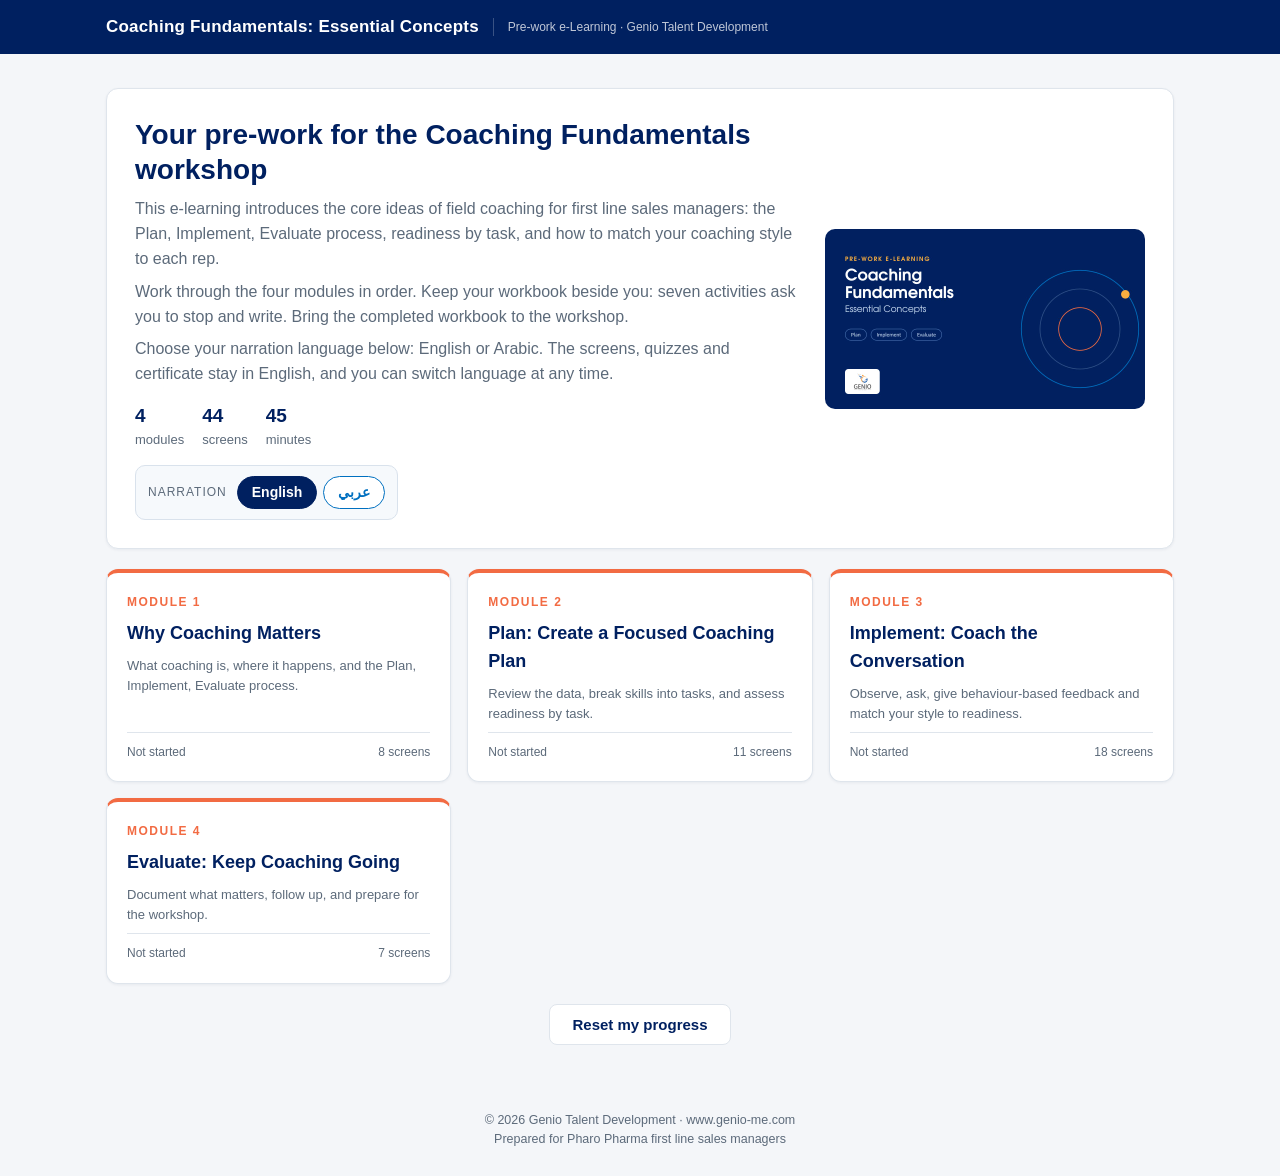
<file: coaching-fundamentals-prework/index.html>
<!DOCTYPE html><html lang="en"><head>
<meta charset="utf-8"><meta name="viewport" content="width=device-width,initial-scale=1">
<meta name="robots" content="noindex,nofollow">
<title>e-Learning</title>
<link rel="stylesheet" href="style.css"></head><body>

<!-- Header chrome is filled from DATA.course by app.js -->
<header><div class="wrap"><h1 id="hTitle"></h1>
<span class="tag" id="hTag"></span></div></header>

<!-- ===================== HOME / MODULE MENU ===================== -->
<main id="home"><div class="wrap">
 <div class="card hero">
  <div><h2 id="heroH"></h2>
   <div id="heroP"></div>
   <div class="meta"><div><b id="mCount">0</b>modules</div><div><b id="sCount">0</b>screens</div><div><b id="minCount">0</b>minutes</div></div>
   <div class="lang hide" id="langHome"></div>
  </div><img id="cover" alt=""></div>
 <div class="mods" id="mods"></div>
 <div style="text-align:center;margin:8px 0 24px"><button class="btn sec" id="reset">Reset my progress</button></div>
</div></main>

<!-- ===================== PLAYER ===================== -->
<div id="play" class="hide"><div class="wrap">
 <div style="display:flex;align-items:center;gap:12px;margin-top:14px;flex-wrap:wrap">
  <button class="btn sec" id="back">&larr; All modules</button>
  <strong id="pTitle" style="color:var(--navy)"></strong></div>
 <div class="card stage">
  <img id="slide" alt="">
  <div class="bar"><i id="prog"></i></div>
  <div class="ctl">
   <button class="icon" id="prev" title="Previous screen" aria-label="Previous screen">&#9664;</button>
   <button class="icon play" id="pp" title="Play or pause narration" aria-label="Play or pause narration">&#9654;</button>
   <button class="icon" id="next" title="Next screen" aria-label="Next screen">&#9654;&#9654;</button>
   <button class="btn sec" id="ttog">Hide transcript</button>
   <span class="lang hide" id="langSel"></span>
   <span class="lock hide" id="lock" role="status" aria-live="polite"></span><span class="pos" id="pos"></span></div>
  <div id="wbhero" class="wbhero hide"></div>
  <div id="wb" class="wb hide"></div>
  <div id="panel" class="hide"></div>
  <div class="tr" id="tr"><h4>Narration</h4><div id="trt"></div></div>
 </div>
 <div style="text-align:right;margin:14px 0 26px"><button class="btn" id="toQuiz">Go to knowledge check &rarr;</button></div>
</div></div>

<!-- ===================== KNOWLEDGE CHECK ===================== -->
<div id="quiz" class="hide"><div class="wrap"><div class="card quiz">
 <h2 id="qTitle"></h2><p style="color:var(--mut);margin-bottom:6px">Answer all questions, then submit. You can retake it.</p>
 <div id="qs"></div>
 <button class="btn" id="submit">Submit answers</button>
 <div id="res" class="hide"></div>
</div></div></div>

<!-- ===================== COMPLETION / CERTIFICATE ===================== -->
<div id="done" class="hide"><div class="wrap"><div class="card score">
 <div class="big">&#10003;</div><h2 style="color:var(--navy);margin:8px 0">e-Learning complete</h2>
 <p id="doneMsg" style="color:var(--mut);max-width:520px;margin:0 auto 18px"></p>
 <div id="certUI">
  <div class="namebox"><label for="learner">Enter your full name as it should appear on the certificate</label>
   <input id="learner" type="text" autocomplete="name" placeholder="Type your full name, e.g. Ahmed Samir Hassan"></div>
  <div class="namebox hide" id="emailBox"><label for="learnerEmail">Your work email (your result is sent to your trainer)</label>
   <input id="learnerEmail" type="email" autocomplete="email" placeholder="name@company.com"></div>
  <button class="btn" id="makeCert">Generate my certificate</button>
 </div>
 <button class="btn sec" id="homeBtn">Back to modules</button>
 <div id="certWrap" class="hide"></div>
 <div id="certActions" class="hide" style="margin-top:14px">
   <button class="btn" id="printCert">Download / print as PDF</button>
   <button class="btn sec" id="editName">Change name</button></div>
 <p id="repMsg" class="hide" style="margin-top:12px;font-size:14px;color:var(--navy)"></p></div></div></div>

<footer id="foot"></footer>

<!-- Course content first, then the engine -->
<script src="course.js"></script>
<script src="app.js"></script>
</body></html>
</file>
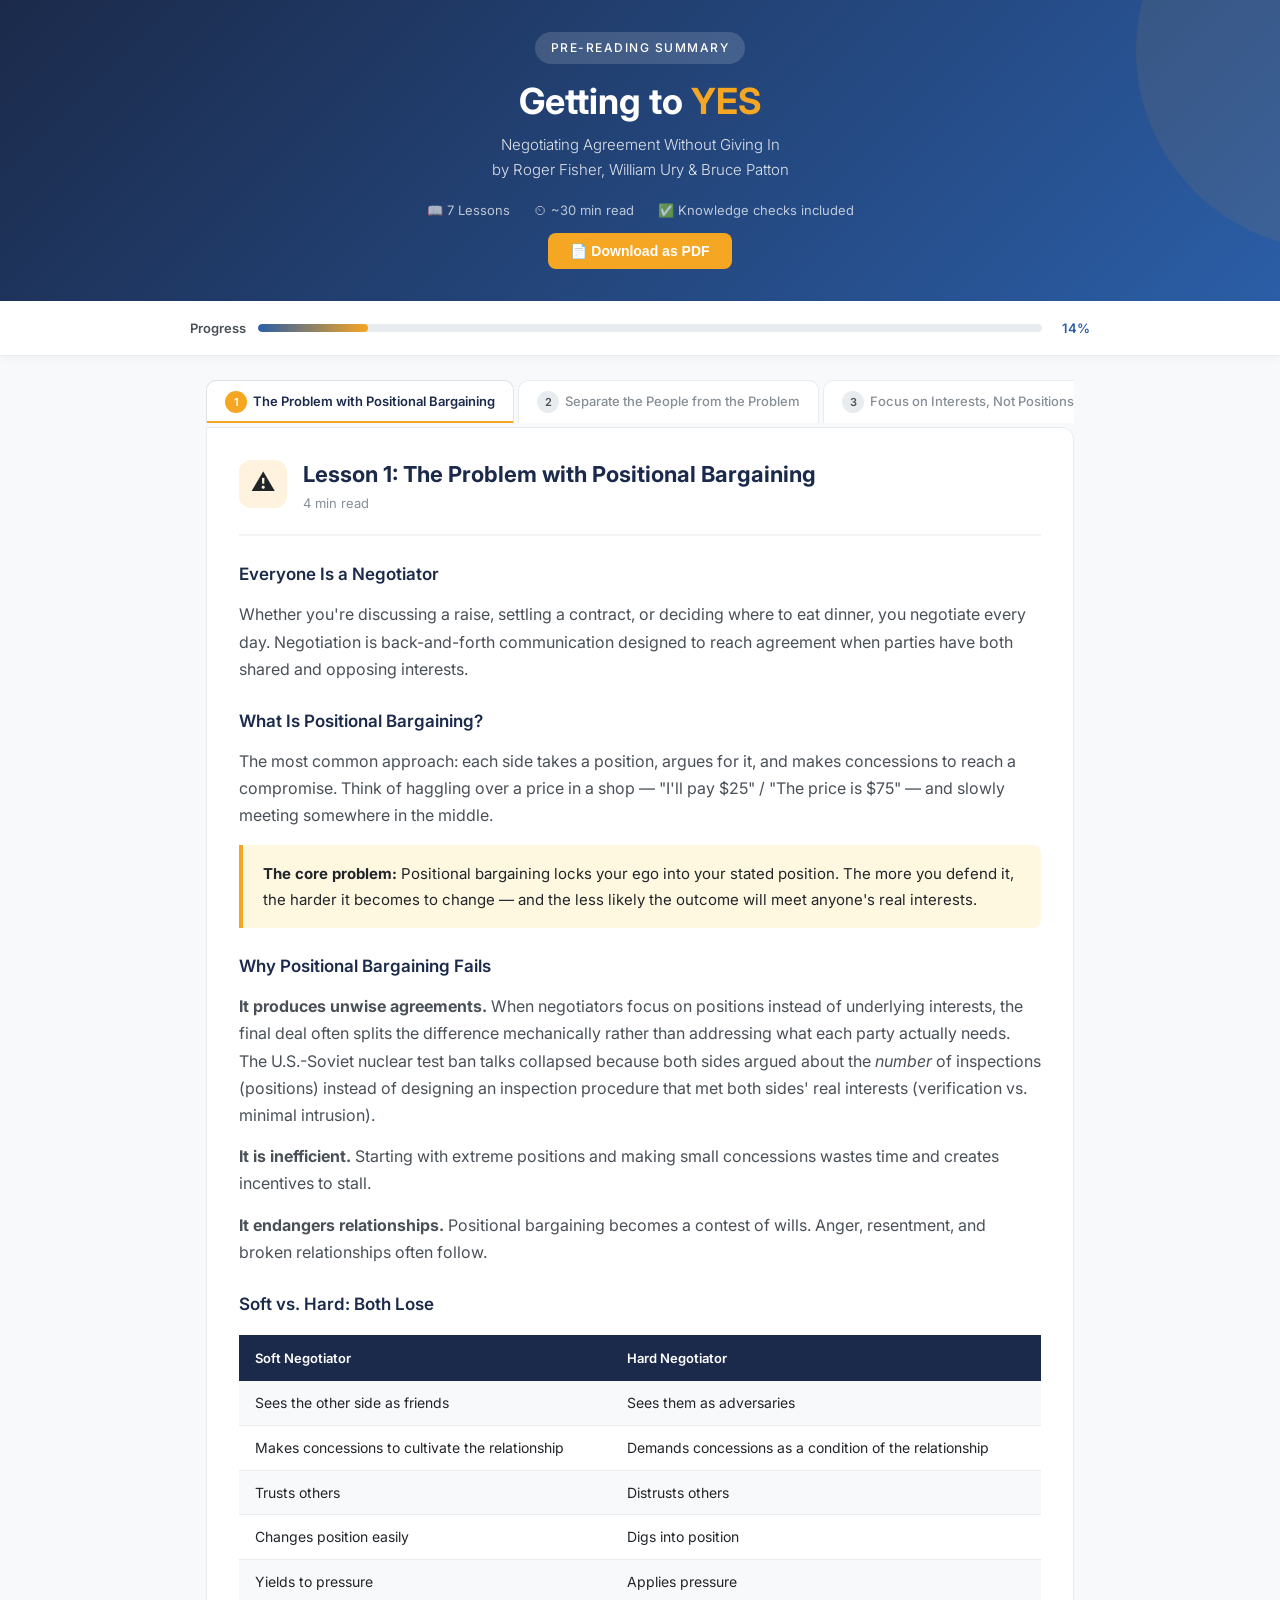
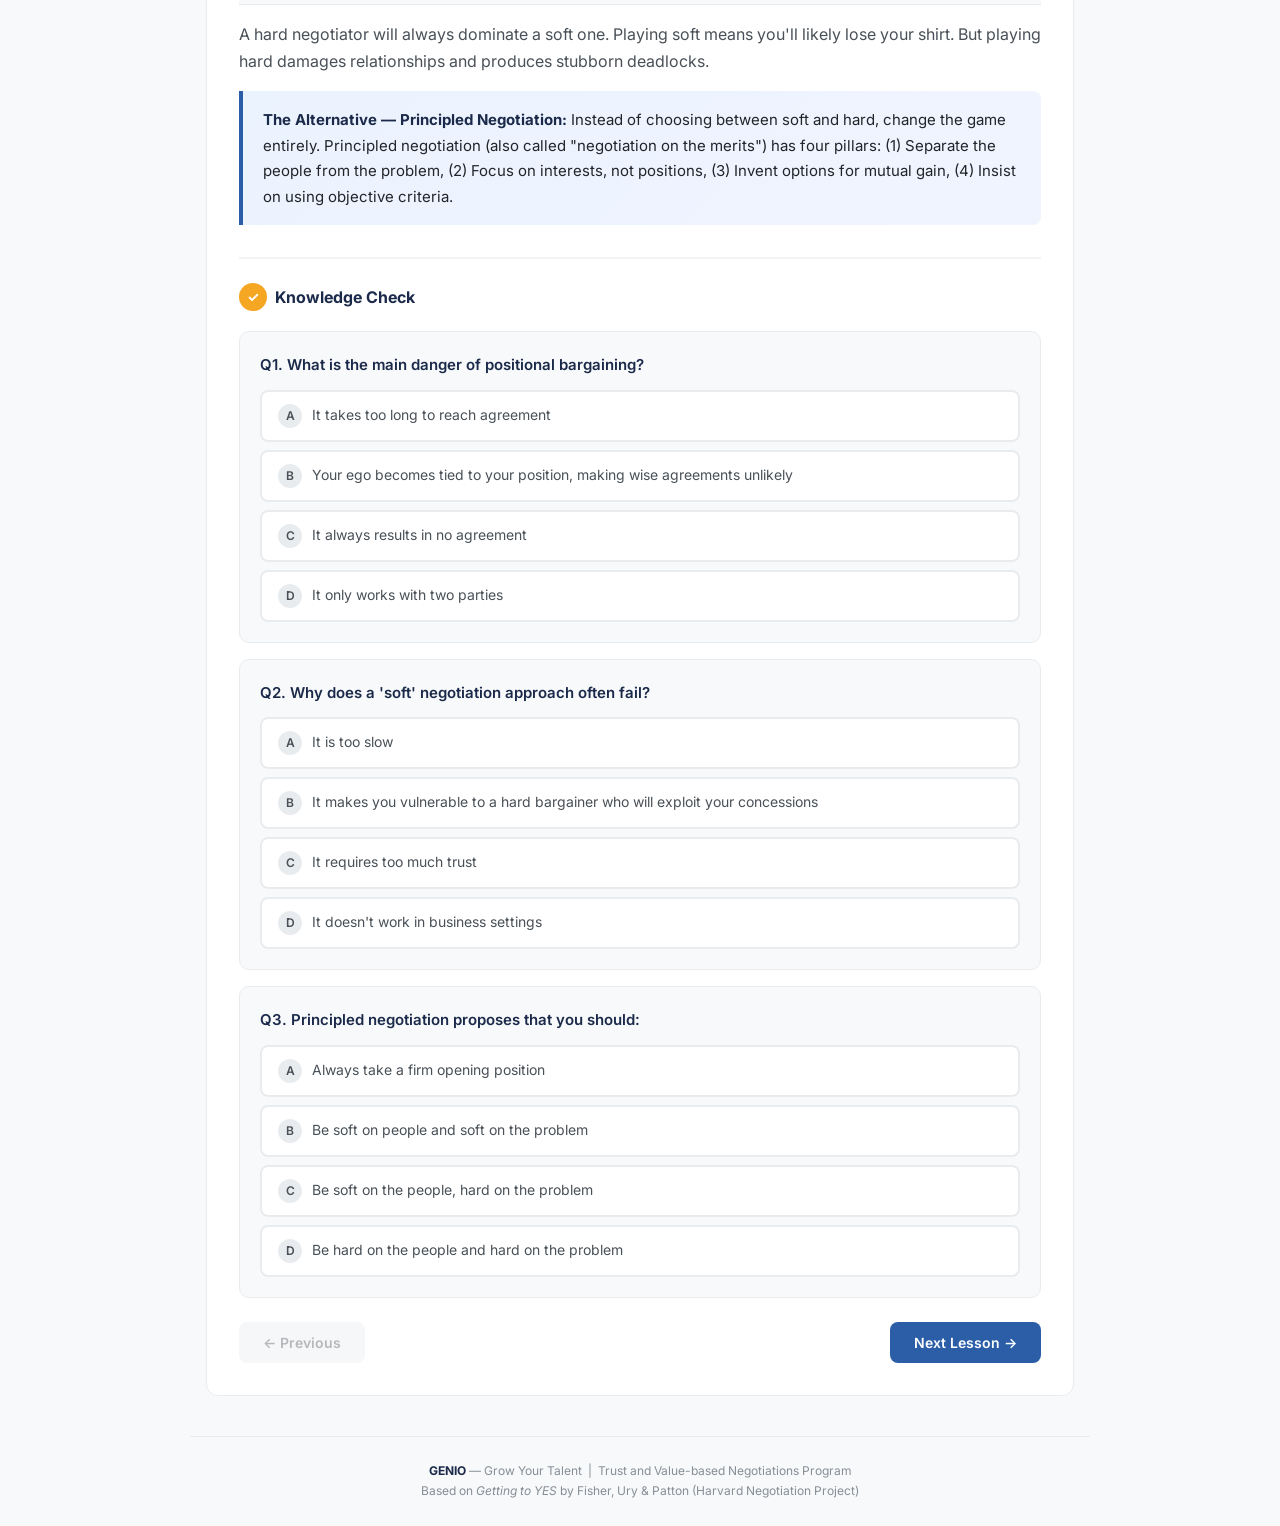
<file: Getting-to-Yes-Pre-Reading-Summary.html>
<!DOCTYPE html>
<html lang="en">
<head>
<meta charset="UTF-8">
<meta name="viewport" content="width=device-width, initial-scale=1.0">
<title>Getting to YES - Pre-Reading Summary | Genio</title>
<style>
  @import url('https://fonts.googleapis.com/css2?family=Inter:wght@300;400;500;600;700&display=swap');

  :root {
    --navy: #1B2A4A;
    --blue: #2B5EA7;
    --blue-light: #3A7BD5;
    --orange: #F5A623;
    --gold: #D4972E;
    --gray-50: #F8F9FA;
    --gray-100: #F1F3F5;
    --gray-200: #E9ECEF;
    --gray-300: #DEE2E6;
    --gray-500: #868E96;
    --gray-700: #495057;
    --gray-900: #212529;
    --green: #2E7D32;
    --red: #C62828;
    --white: #FFFFFF;
  }

  * { margin: 0; padding: 0; box-sizing: border-box; }

  body {
    font-family: 'Inter', -apple-system, BlinkMacSystemFont, sans-serif;
    background: var(--gray-50);
    color: var(--gray-900);
    line-height: 1.7;
    font-size: 16px;
  }

  /* HEADER */
  .header {
    background: linear-gradient(135deg, var(--navy) 0%, var(--blue) 100%);
    color: white;
    padding: 32px 24px;
    text-align: center;
    position: relative;
    overflow: hidden;
  }
  .header::before {
    content: '';
    position: absolute;
    top: -50%;
    right: -20%;
    width: 400px;
    height: 400px;
    background: rgba(245, 166, 35, 0.08);
    border-radius: 50%;
  }
  .header-badge {
    display: inline-block;
    background: rgba(255,255,255,0.15);
    padding: 6px 16px;
    border-radius: 20px;
    font-size: 12px;
    font-weight: 500;
    letter-spacing: 1.5px;
    text-transform: uppercase;
    margin-bottom: 16px;
  }
  .header h1 {
    font-size: clamp(24px, 4vw, 36px);
    font-weight: 700;
    margin-bottom: 8px;
    line-height: 1.2;
  }
  .header h1 span { color: var(--orange); }
  .header p {
    font-size: 15px;
    opacity: 0.85;
    max-width: 600px;
    margin: 0 auto;
    font-weight: 300;
  }
  .header-meta {
    margin-top: 16px;
    display: flex;
    justify-content: center;
    gap: 24px;
    font-size: 13px;
    opacity: 0.7;
  }
  .header-meta span { display: flex; align-items: center; gap: 6px; }

  /* PROGRESS BAR */
  .progress-bar-container {
    background: var(--white);
    padding: 16px 24px;
    border-bottom: 1px solid var(--gray-200);
    position: sticky;
    top: 0;
    z-index: 100;
    box-shadow: 0 2px 8px rgba(0,0,0,0.04);
  }
  .progress-bar-inner {
    max-width: 900px;
    margin: 0 auto;
    display: flex;
    align-items: center;
    gap: 12px;
  }
  .progress-label {
    font-size: 13px;
    font-weight: 600;
    color: var(--gray-700);
    white-space: nowrap;
  }
  .progress-track {
    flex: 1;
    height: 8px;
    background: var(--gray-200);
    border-radius: 4px;
    overflow: hidden;
  }
  .progress-fill {
    height: 100%;
    background: linear-gradient(90deg, var(--blue), var(--orange));
    border-radius: 4px;
    transition: width 0.5s ease;
    width: 0%;
  }
  .progress-pct {
    font-size: 13px;
    font-weight: 600;
    color: var(--blue);
    min-width: 36px;
    text-align: right;
  }

  /* TABS */
  .tabs-container {
    max-width: 900px;
    margin: 0 auto;
    padding: 24px 16px 0;
  }
  .tabs-scroll {
    display: flex;
    gap: 4px;
    overflow-x: auto;
    padding-bottom: 4px;
    -webkit-overflow-scrolling: touch;
    scrollbar-width: thin;
  }
  .tabs-scroll::-webkit-scrollbar { height: 4px; }
  .tabs-scroll::-webkit-scrollbar-thumb { background: var(--gray-300); border-radius: 2px; }

  .tab-btn {
    flex-shrink: 0;
    padding: 10px 18px;
    border: none;
    background: var(--white);
    color: var(--gray-500);
    font-size: 13px;
    font-weight: 500;
    font-family: inherit;
    cursor: pointer;
    border-radius: 10px 10px 0 0;
    transition: all 0.2s;
    border: 1px solid var(--gray-200);
    border-bottom: none;
    position: relative;
    white-space: nowrap;
  }
  .tab-btn:hover { color: var(--blue); background: var(--gray-100); }
  .tab-btn.active {
    color: var(--navy);
    background: var(--white);
    font-weight: 600;
    border-color: var(--gray-300);
    box-shadow: 0 -2px 0 var(--orange) inset;
  }
  .tab-btn .tab-num {
    display: inline-block;
    width: 22px;
    height: 22px;
    line-height: 22px;
    text-align: center;
    border-radius: 50%;
    background: var(--gray-200);
    color: var(--gray-700);
    font-size: 11px;
    font-weight: 600;
    margin-right: 6px;
    transition: all 0.2s;
  }
  .tab-btn.active .tab-num { background: var(--orange); color: white; }
  .tab-btn.completed .tab-num { background: var(--green); color: white; }
  .tab-btn.completed .tab-num::after { content: '\2713'; }
  .tab-btn.completed .tab-num-text { display: none; }

  /* CONTENT */
  .content-area {
    max-width: 900px;
    margin: 0 auto;
    padding: 0 16px 40px;
  }
  .lesson-panel {
    display: none;
    background: var(--white);
    border-radius: 0 12px 12px 12px;
    border: 1px solid var(--gray-200);
    padding: 32px;
    animation: fadeIn 0.3s ease;
  }
  .lesson-panel.active { display: block; }
  @keyframes fadeIn { from { opacity: 0; transform: translateY(8px); } to { opacity: 1; transform: translateY(0); } }

  .lesson-header {
    display: flex;
    align-items: flex-start;
    gap: 16px;
    margin-bottom: 24px;
    padding-bottom: 20px;
    border-bottom: 2px solid var(--gray-100);
  }
  .lesson-icon {
    width: 48px;
    height: 48px;
    border-radius: 12px;
    display: flex;
    align-items: center;
    justify-content: center;
    font-size: 24px;
    flex-shrink: 0;
  }
  .lesson-header h2 {
    font-size: 22px;
    font-weight: 700;
    color: var(--navy);
    line-height: 1.3;
  }
  .lesson-header .reading-time {
    font-size: 13px;
    color: var(--gray-500);
    margin-top: 4px;
  }

  .lesson-body h3 {
    font-size: 17px;
    font-weight: 600;
    color: var(--navy);
    margin: 24px 0 12px;
  }
  .lesson-body p { margin-bottom: 14px; color: var(--gray-700); }

  .key-point {
    background: linear-gradient(135deg, #EBF3FE 0%, #F0F4FF 100%);
    border-left: 4px solid var(--blue);
    padding: 16px 20px;
    border-radius: 0 8px 8px 0;
    margin: 16px 0;
    font-size: 15px;
  }
  .key-point strong { color: var(--navy); }

  .warning-box {
    background: #FFF8E1;
    border-left: 4px solid var(--orange);
    padding: 16px 20px;
    border-radius: 0 8px 8px 0;
    margin: 16px 0;
    font-size: 15px;
  }

  .example-box {
    background: var(--gray-50);
    border: 1px solid var(--gray-200);
    border-radius: 8px;
    padding: 16px 20px;
    margin: 16px 0;
    font-size: 14px;
  }
  .example-box .example-label {
    font-size: 11px;
    font-weight: 600;
    text-transform: uppercase;
    letter-spacing: 1px;
    color: var(--blue);
    margin-bottom: 8px;
  }

  .comparison-table {
    width: 100%;
    border-collapse: collapse;
    margin: 16px 0;
    font-size: 14px;
  }
  .comparison-table th {
    background: var(--navy);
    color: white;
    padding: 12px 16px;
    text-align: left;
    font-weight: 600;
    font-size: 13px;
  }
  .comparison-table td {
    padding: 10px 16px;
    border-bottom: 1px solid var(--gray-200);
    vertical-align: top;
  }
  .comparison-table tr:nth-child(even) td { background: var(--gray-50); }

  /* QUIZ */
  .quiz-section {
    margin-top: 32px;
    padding-top: 24px;
    border-top: 2px solid var(--gray-100);
  }
  .quiz-title {
    font-size: 16px;
    font-weight: 700;
    color: var(--navy);
    margin-bottom: 20px;
    display: flex;
    align-items: center;
    gap: 8px;
  }
  .quiz-title::before {
    content: '\2713';
    display: inline-flex;
    width: 28px;
    height: 28px;
    align-items: center;
    justify-content: center;
    background: var(--orange);
    color: white;
    border-radius: 50%;
    font-size: 14px;
    font-weight: 700;
  }

  .question {
    background: var(--gray-50);
    border-radius: 10px;
    padding: 20px;
    margin-bottom: 16px;
    border: 1px solid var(--gray-200);
  }
  .question p {
    font-weight: 600;
    color: var(--navy);
    margin-bottom: 12px;
    font-size: 15px;
  }
  .options { display: flex; flex-direction: column; gap: 8px; }
  .option-btn {
    display: block;
    width: 100%;
    text-align: left;
    padding: 12px 16px;
    border: 2px solid var(--gray-200);
    border-radius: 8px;
    background: white;
    font-size: 14px;
    font-family: inherit;
    cursor: pointer;
    transition: all 0.2s;
    color: var(--gray-700);
  }
  .option-btn:hover:not(.selected) { border-color: var(--blue-light); background: #F0F7FF; }
  .option-btn.correct { border-color: var(--green); background: #E8F5E9; color: var(--green); font-weight: 500; }
  .option-btn.incorrect { border-color: var(--red); background: #FFEBEE; color: var(--red); }
  .option-btn.selected { pointer-events: none; }
  .option-btn .option-letter {
    display: inline-block;
    width: 24px;
    height: 24px;
    line-height: 24px;
    text-align: center;
    border-radius: 50%;
    background: var(--gray-200);
    color: var(--gray-700);
    font-size: 12px;
    font-weight: 600;
    margin-right: 10px;
  }
  .option-btn.correct .option-letter { background: var(--green); color: white; }
  .option-btn.incorrect .option-letter { background: var(--red); color: white; }

  .feedback {
    display: none;
    padding: 12px 16px;
    border-radius: 8px;
    font-size: 14px;
    margin-top: 8px;
    line-height: 1.5;
  }
  .feedback.show { display: block; animation: fadeIn 0.3s; }
  .feedback.correct-fb { background: #E8F5E9; color: var(--green); border: 1px solid #C8E6C9; }
  .feedback.incorrect-fb { background: #FFEBEE; color: var(--red); border: 1px solid #FFCDD2; }

  /* NAVIGATION */
  .nav-buttons {
    display: flex;
    justify-content: space-between;
    margin-top: 24px;
    gap: 12px;
  }
  .nav-btn {
    padding: 12px 24px;
    border-radius: 8px;
    font-size: 14px;
    font-weight: 600;
    font-family: inherit;
    cursor: pointer;
    transition: all 0.2s;
    border: none;
    display: flex;
    align-items: center;
    gap: 8px;
  }
  .nav-btn.prev { background: var(--gray-200); color: var(--gray-700); }
  .nav-btn.prev:hover { background: var(--gray-300); }
  .nav-btn.next { background: var(--blue); color: white; margin-left: auto; }
  .nav-btn.next:hover { background: var(--navy); }
  .nav-btn:disabled { opacity: 0.4; cursor: not-allowed; }

  /* COMPLETION */
  .completion-card {
    text-align: center;
    padding: 48px 24px;
  }
  .completion-card .trophy { font-size: 64px; margin-bottom: 16px; }
  .completion-card h2 { font-size: 28px; color: var(--navy); margin-bottom: 8px; }
  .completion-card p { color: var(--gray-500); font-size: 16px; margin-bottom: 24px; }
  .score-display {
    display: inline-block;
    background: linear-gradient(135deg, var(--navy) 0%, var(--blue) 100%);
    color: white;
    padding: 16px 40px;
    border-radius: 12px;
    font-size: 32px;
    font-weight: 700;
    margin-bottom: 16px;
  }
  .score-label { font-size: 13px; opacity: 0.8; font-weight: 400; }

  /* FOOTER */
  .footer {
    text-align: center;
    padding: 24px;
    font-size: 12px;
    color: var(--gray-500);
    border-top: 1px solid var(--gray-200);
    max-width: 900px;
    margin: 0 auto;
  }
  .footer strong { color: var(--navy); }

  /* RESPONSIVE */
  @media (max-width: 600px) {
    .lesson-panel { padding: 20px 16px; }
    .lesson-header { flex-direction: column; gap: 8px; }
    .header-meta { flex-direction: column; gap: 8px; }
    .tab-btn { padding: 8px 12px; font-size: 12px; }
    .comparison-table { font-size: 12px; }
    .comparison-table th, .comparison-table td { padding: 8px; }
  }

  /* DOWNLOAD BUTTON */
  .download-btn {
    display: inline-flex;
    align-items: center;
    gap: 6px;
    margin-top: 12px;
    padding: 10px 22px;
    background: var(--orange);
    color: #fff;
    border: none;
    border-radius: 8px;
    font-size: 14px;
    font-weight: 600;
    cursor: pointer;
    transition: background 0.2s;
  }
  .download-btn:hover { background: var(--gold); }

  /* PRINT STYLES */
  @media print {
    @page { size: A4; margin: 18mm 15mm; }
    body { background: #fff !important; font-size: 11pt; }
    .header { background: var(--navy) !important; -webkit-print-color-adjust: exact; print-color-adjust: exact; padding: 20px; }
    .header h1 { font-size: 22pt; }
    .progress-bar-container,
    .tabs-container,
    .nav-buttons,
    .download-btn,
    .option-btn,
    .quiz-section,
    .footer { display: none !important; }
    .content-area .lesson-panel {
      display: block !important;
      break-inside: avoid-page;
      border: none;
      box-shadow: none;
      margin: 0 0 12px 0;
      padding: 16px 0;
    }
    .lesson-panel + .lesson-panel { border-top: 1px solid #ccc; page-break-before: always; }
    .lesson-header { margin-bottom: 8px; }
    .lesson-icon { display: none; }
    .key-point, .example-box, .warning-box {
      -webkit-print-color-adjust: exact;
      print-color-adjust: exact;
      break-inside: avoid;
    }
    .comparison-table { break-inside: avoid; }
    h3 { break-after: avoid; }
    .print-footer {
      display: block !important;
      text-align: center;
      font-size: 9pt;
      color: #666;
      margin-top: 24px;
      border-top: 1px solid #ccc;
      padding-top: 10px;
    }
  }
  .print-footer { display: none; }
</style>
</head>
<body>

<div class="header">
  <div class="header-badge">Pre-Reading Summary</div>
  <h1>Getting to <span>YES</span></h1>
  <p>Negotiating Agreement Without Giving In<br>by Roger Fisher, William Ury & Bruce Patton</p>
  <div class="header-meta">
    <span>&#128214; 7 Lessons</span>
    <span>&#9202; ~30 min read</span>
    <span>&#9989; Knowledge checks included</span>
  </div>
  <button class="download-btn" onclick="downloadPDF()">&#128196; Download as PDF</button>
</div>

<div class="progress-bar-container">
  <div class="progress-bar-inner">
    <span class="progress-label">Progress</span>
    <div class="progress-track"><div class="progress-fill" id="progressFill"></div></div>
    <span class="progress-pct" id="progressPct">0%</span>
  </div>
</div>

<div class="tabs-container">
  <div class="tabs-scroll" id="tabsScroll"></div>
</div>

<div class="content-area" id="contentArea"></div>

<div class="footer">
  <strong>GENIO</strong> &mdash; Grow Your Talent &nbsp;|&nbsp; Trust and Value-based Negotiations Program<br>
  Based on <em>Getting to YES</em> by Fisher, Ury & Patton (Harvard Negotiation Project)
</div>

<script>
const lessons = [
  {
    title: "The Problem with Positional Bargaining",
    icon: "&#9888;",
    iconBg: "#FFF3E0",
    time: "4 min",
    content: `
      <h3>Everyone Is a Negotiator</h3>
      <p>Whether you're discussing a raise, settling a contract, or deciding where to eat dinner, you negotiate every day. Negotiation is back-and-forth communication designed to reach agreement when parties have both shared and opposing interests.</p>

      <h3>What Is Positional Bargaining?</h3>
      <p>The most common approach: each side takes a position, argues for it, and makes concessions to reach a compromise. Think of haggling over a price in a shop &mdash; "I'll pay $25" / "The price is $75" &mdash; and slowly meeting somewhere in the middle.</p>

      <div class="warning-box">
        <strong>The core problem:</strong> Positional bargaining locks your ego into your stated position. The more you defend it, the harder it becomes to change &mdash; and the less likely the outcome will meet anyone's real interests.
      </div>

      <h3>Why Positional Bargaining Fails</h3>
      <p><strong>It produces unwise agreements.</strong> When negotiators focus on positions instead of underlying interests, the final deal often splits the difference mechanically rather than addressing what each party actually needs. The U.S.-Soviet nuclear test ban talks collapsed because both sides argued about the <em>number</em> of inspections (positions) instead of designing an inspection procedure that met both sides' real interests (verification vs. minimal intrusion).</p>
      <p><strong>It is inefficient.</strong> Starting with extreme positions and making small concessions wastes time and creates incentives to stall.</p>
      <p><strong>It endangers relationships.</strong> Positional bargaining becomes a contest of wills. Anger, resentment, and broken relationships often follow.</p>

      <h3>Soft vs. Hard: Both Lose</h3>
      <table class="comparison-table">
        <tr><th>Soft Negotiator</th><th>Hard Negotiator</th></tr>
        <tr><td>Sees the other side as friends</td><td>Sees them as adversaries</td></tr>
        <tr><td>Makes concessions to cultivate the relationship</td><td>Demands concessions as a condition of the relationship</td></tr>
        <tr><td>Trusts others</td><td>Distrusts others</td></tr>
        <tr><td>Changes position easily</td><td>Digs into position</td></tr>
        <tr><td>Yields to pressure</td><td>Applies pressure</td></tr>
      </table>
      <p>A hard negotiator will always dominate a soft one. Playing soft means you'll likely lose your shirt. But playing hard damages relationships and produces stubborn deadlocks.</p>

      <div class="key-point">
        <strong>The Alternative &mdash; Principled Negotiation:</strong> Instead of choosing between soft and hard, change the game entirely. Principled negotiation (also called "negotiation on the merits") has four pillars: (1) Separate the people from the problem, (2) Focus on interests, not positions, (3) Invent options for mutual gain, (4) Insist on using objective criteria.
      </div>
    `,
    quiz: [
      {
        q: "What is the main danger of positional bargaining?",
        opts: [
          "It takes too long to reach agreement",
          "Your ego becomes tied to your position, making wise agreements unlikely",
          "It always results in no agreement",
          "It only works with two parties"
        ],
        correct: 1,
        fb_correct: "Correct. When your ego is identified with a position, you focus on 'saving face' rather than meeting underlying interests.",
        fb_incorrect: "Not quite. The key danger is that your ego becomes tied to your position, making it harder to reach agreements that serve actual interests."
      },
      {
        q: "Why does a 'soft' negotiation approach often fail?",
        opts: [
          "It is too slow",
          "It makes you vulnerable to a hard bargainer who will exploit your concessions",
          "It requires too much trust",
          "It doesn't work in business settings"
        ],
        correct: 1,
        fb_correct: "Correct. A hard game always dominates a soft one &mdash; the soft negotiator yields to avoid confrontation, producing lopsided results.",
        fb_incorrect: "The core issue is that soft negotiating makes you vulnerable to a hard player who will exploit your willingness to concede."
      },
      {
        q: "Principled negotiation proposes that you should:",
        opts: [
          "Always take a firm opening position",
          "Be soft on people and soft on the problem",
          "Be soft on the people, hard on the problem",
          "Be hard on the people and hard on the problem"
        ],
        correct: 2,
        fb_correct: "Correct. Principled negotiation means treating people with respect while being rigorous about solving the substantive problem.",
        fb_incorrect: "Principled negotiation calls for being soft on the people (maintaining relationships) while being hard on the problem (insisting on wise outcomes)."
      }
    ]
  },
  {
    title: "Separate the People from the Problem",
    icon: "&#128101;",
    iconBg: "#E3F2FD",
    time: "5 min",
    content: `
      <h3>Negotiators Are People First</h3>
      <p>Every negotiator has emotions, perceptions, deeply held values, and a unique background. They can get angry, frustrated, or fearful. They confuse perception with reality. They misinterpret what you say. These human dynamics can derail any negotiation if you don't handle them separately from the substantive issues.</p>

      <div class="key-point">
        <strong>Core principle:</strong> Disentangle the <em>relationship</em> from the <em>substance</em>. Attack the problem, never the person. Think of yourself as working side by side with the other party, tackling a shared problem together.
      </div>

      <h3>Three Categories of People Problems</h3>

      <h3>1. Perception</h3>
      <p>Conflict lives in people's heads, not in objective reality. Two people can agree on all the facts and still disagree fiercely about the outcome.</p>
      <p><strong>Key techniques:</strong></p>
      <p>&bull; <strong>Put yourself in their shoes.</strong> The ability to see the situation from the other side's perspective is one of the most important negotiation skills. It does not mean agreeing &mdash; it means understanding.</p>
      <p>&bull; <strong>Don't deduce their intentions from your fears.</strong> We tend to assume the worst. A story: a man offers a woman a ride home, takes unfamiliar streets, says it's a shortcut &mdash; and gets her home so fast she catches the 10 o'clock news. Our fears created a false assumption.</p>
      <p>&bull; <strong>Don't blame them for your problem.</strong> Even if justified, blame is counterproductive. It makes the other side defensive and shuts down listening.</p>
      <p>&bull; <strong>Give them a stake in the outcome</strong> by involving them in the process. If they participate in crafting the solution, they're far more likely to accept it.</p>

      <h3>2. Emotion</h3>
      <p>In a difficult dispute, feelings may matter more than words. Fear breeds anger, anger breeds fear, and emotions can bring a negotiation to a dead stop.</p>
      <p><strong>Key techniques:</strong></p>
      <p>&bull; Recognize and name emotions &mdash; yours and theirs.</p>
      <p>&bull; Make emotions explicit and acknowledge them as legitimate.</p>
      <p>&bull; Allow the other side to let off steam &mdash; listen without reacting.</p>
      <p>&bull; Don't react to emotional outbursts. One steel industry committee adopted a rule: only one person could get angry at a time.</p>

      <h3>3. Communication</h3>
      <p>Three common communication problems destroy negotiations:</p>
      <p>&bull; <strong>Not talking to each other</strong> &mdash; performing for audiences instead of communicating.</p>
      <p>&bull; <strong>Not listening</strong> &mdash; preparing your rebuttal while the other side speaks.</p>
      <p>&bull; <strong>Misunderstanding</strong> &mdash; especially across languages and cultures. The word "compromise" in Persian has only a negative meaning ("our integrity was compromised"), and "mediator" suggests "meddler." When the U.N. Secretary General said he came to Iran as a "mediator to work out a compromise," his car was stoned within an hour.</p>

      <div class="key-point">
        <strong>The remedy:</strong> Listen actively and acknowledge what is being said. Speak about yourself ("I feel frustrated when..."), not about them ("You always..."). Speak for a purpose. Build a working relationship before the negotiation begins.
      </div>

      <div class="example-box">
        <div class="example-label">Real-World Example</div>
        President Sadat's 1977 visit to Jerusalem dramatically changed Israeli perceptions of Egypt. Instead of acting as an enemy, he flew to the capital of his adversaries &mdash; an act so unexpected it opened the path to the Egyptian-Israeli peace treaty. A single move to address the <em>people problem</em> made the substantive breakthrough possible.
      </div>
    `,
    quiz: [
      {
        q: "According to the book, where does conflict actually live?",
        opts: [
          "In the objective facts of the situation",
          "In the contract terms",
          "In people's heads &mdash; their perceptions, not objective reality",
          "In the power imbalance between parties"
        ],
        correct: 2,
        fb_correct: "Correct. Facts may be established, but the conflict exists in how each side perceives the situation. That's why managing perceptions is critical.",
        fb_incorrect: "The book emphasizes that conflict exists in people's heads &mdash; in their perceptions &mdash; not in objective reality. That's why perception management is essential."
      },
      {
        q: "What is the recommended response to an emotional outburst from the other side?",
        opts: [
          "Match their intensity to show strength",
          "Walk out of the negotiation immediately",
          "Listen quietly, allow them to vent, and don't react emotionally",
          "Tell them they are being irrational"
        ],
        correct: 2,
        fb_correct: "Correct. Let them release their emotions without feeding the fire. Quiet listening leaves little residue to fester.",
        fb_incorrect: "The recommended approach is to listen quietly without reacting, letting the other side vent completely. This defuses the emotion without escalating."
      },
      {
        q: "Why should you 'speak about yourself, not about them'?",
        opts: [
          "It makes you look more confident",
          "It avoids provoking defensiveness &mdash; describing your feelings is hard to challenge",
          "It shows that you don't care about their concerns",
          "It saves time in the negotiation"
        ],
        correct: 1,
        fb_correct: "Correct. Saying 'I feel disappointed' delivers the same message as 'You broke your word' without provoking a defensive reaction.",
        fb_incorrect: "Describing your own feelings ('I feel disappointed') communicates the same message as an accusation ('You broke your word') but without triggering defensiveness."
      }
    ]
  },
  {
    title: "Focus on Interests, Not Positions",
    icon: "&#127919;",
    iconBg: "#E8F5E9",
    time: "5 min",
    content: `
      <h3>Interests Define the Problem</h3>
      <p>A <strong>position</strong> is what you say you want. An <strong>interest</strong> is <em>why</em> you want it &mdash; the needs, desires, concerns, and fears driving your position. The real problem in negotiation is not the clash of positions, but the conflict between underlying interests.</p>

      <div class="example-box">
        <div class="example-label">The Camp David Example</div>
        Egypt and Israel negotiated over the Sinai Peninsula. Their <em>positions</em> were incompatible: Israel wanted to keep the Sinai, Egypt demanded every inch back. No map could satisfy both positions. But their <em>interests</em> were different: Israel needed <strong>security</strong> (no Egyptian tanks on its border), and Egypt needed <strong>sovereignty</strong> (the Sinai had been part of Egypt since the Pharaohs). The solution: return the Sinai to Egypt but make it a demilitarized zone. Both interests met. Positions reconciled.
      </div>

      <h3>How to Uncover Interests</h3>
      <p><strong>Ask "Why?"</strong> &mdash; Put yourself in their shoes and ask why they hold that position. What human needs or concerns drive it?</p>
      <p><strong>Ask "Why not?"</strong> &mdash; Think about why they have <em>not</em> already made the decision you want. What barriers, costs, or fears stand in the way?</p>

      <div class="key-point">
        <strong>Critical insight:</strong> Each side has <em>multiple</em> interests, not just one. And the most powerful interests are basic human needs: security, economic well-being, a sense of belonging, recognition, and control over one's life. Negotiations stall when one side believes the other is threatening their basic human needs.
      </div>

      <h3>Shared, Different, and Opposing Interests</h3>
      <p>Behind opposed positions, you'll often find a mix of shared interests, different-but-compatible interests, and genuinely opposing interests. Most negotiations are not purely zero-sum.</p>
      <p>Consider a landlord and tenant: they disagree on rent (opposed interest), but both want a long lease and a well-maintained apartment (shared interests). The tenant prefers to avoid fresh paint (allergy), while the landlord wants to avoid repainting costs (different interests that complement each other).</p>
      <p><strong>Agreement is often made possible precisely because interests differ,</strong> not despite it. You like shoes more than $30; the seller likes $30 more than the shoes. That difference enables the deal.</p>

      <h3>Communicating Your Interests</h3>
      <p>&bull; <strong>Be specific and concrete</strong> &mdash; vivid details are credible; "40-mph trucks past our children's school" is more persuasive than "it's dangerous."</p>
      <p>&bull; <strong>Acknowledge their interests as part of the problem.</strong> People listen better if they feel understood first.</p>
      <p>&bull; <strong>Look forward, not back.</strong> Talk about what you want to happen, not about what went wrong.</p>
      <p>&bull; <strong>Be hard on the problem, soft on the people.</strong> Attack the problem vigorously while supporting the human beings on the other side.</p>
    `,
    quiz: [
      {
        q: "What is the key difference between a position and an interest?",
        opts: [
          "A position is private; an interest is public",
          "A position is what you decide upon; an interest is what caused you to decide",
          "They mean the same thing",
          "A position is flexible; an interest is fixed"
        ],
        correct: 1,
        fb_correct: "Correct. Your position is your stated demand. Your interest is the underlying need that drove you to that demand.",
        fb_incorrect: "A position is what you've decided to demand. An interest is the underlying need, concern, or desire that caused you to take that position."
      },
      {
        q: "In the Camp David example, what made the Egypt-Israel agreement possible?",
        opts: [
          "Splitting the Sinai territory in half",
          "Israel making all the concessions",
          "Looking behind positions to discover that Israel needed security and Egypt needed sovereignty",
          "Bringing in a more powerful mediator"
        ],
        correct: 2,
        fb_correct: "Correct. The breakthrough came from discovering the different underlying interests &mdash; security vs. sovereignty &mdash; which could both be satisfied through a demilitarized zone.",
        fb_incorrect: "The solution came from discovering that Israel's interest was security and Egypt's was sovereignty. A demilitarized zone met both interests without splitting territory."
      },
      {
        q: "Why does the book say agreement is 'often made possible precisely because interests differ'?",
        opts: [
          "Because different interests always lead to compromise",
          "Because differences create opportunities to trade things of unequal value to each side",
          "Because having different interests means there is no real conflict",
          "Because it is easier to argue with someone who disagrees"
        ],
        correct: 1,
        fb_correct: "Correct. When parties value things differently, they can trade what costs one side little but benefits the other greatly &mdash; creating value for both.",
        fb_incorrect: "The key insight: differences in how parties value things create opportunities to trade items of low cost to one side and high benefit to the other."
      }
    ]
  },
  {
    title: "Invent Options for Mutual Gain",
    icon: "&#128161;",
    iconBg: "#FFF3E0",
    time: "5 min",
    content: `
      <h3>The Problem: A Fixed Pie</h3>
      <p>Most negotiators assume the pie is fixed &mdash; more for you means less for me. This is rarely true. The failure to invent creative options is one of the biggest obstacles to wise agreements.</p>

      <h3>Four Obstacles to Creative Options</h3>
      <p><strong>1. Premature judgment.</strong> Nothing kills creativity like a critical voice waiting to attack every new idea. Under pressure, your critical sense becomes even sharper.</p>
      <p><strong>2. Searching for THE single answer.</strong> Narrowing down too early prevents you from discovering creative alternatives.</p>
      <p><strong>3. The fixed-pie assumption.</strong> Believing that the other side's gain is necessarily your loss shuts down creative thinking.</p>
      <p><strong>4. Thinking that "solving their problem is their problem."</strong> Short-sighted self-interest blocks the discovery of solutions that benefit both sides.</p>

      <h3>Prescription: Separate Inventing from Deciding</h3>
      <p>Since judgment hinders imagination, separate the creative act from the critical one. <strong>Invent first, decide later.</strong></p>

      <div class="key-point">
        <strong>Brainstorming rules:</strong> (1) Define the purpose clearly, (2) Choose a few participants, (3) Change the environment, (4) Use a facilitator, (5) Sit side by side facing the problem, (6) Postpone all criticism and evaluation, (7) Record all ideas visibly. Then afterward: star the most promising, improve them, and set a time to evaluate.
      </div>

      <h3>The Circle Chart: Four Steps of Invention</h3>
      <p>Move between four types of thinking:</p>
      <table class="comparison-table">
        <tr><th>Step</th><th>What You Do</th></tr>
        <tr><td><strong>1. Problem</strong></td><td>What's wrong? What are the symptoms?</td></tr>
        <tr><td><strong>2. Analysis</strong></td><td>Diagnose causes. Why does this problem exist?</td></tr>
        <tr><td><strong>3. Approaches</strong></td><td>What broad strategies might address the causes?</td></tr>
        <tr><td><strong>4. Action Ideas</strong></td><td>What specific, feasible steps could be taken?</td></tr>
      </table>

      <h3>Look for Mutual Gain</h3>
      <p><strong>Identify shared interests</strong> &mdash; they are latent in every negotiation but not always obvious. Making them explicit and framing them as shared goals makes the negotiation smoother.</p>
      <p><strong>Dovetail differing interests.</strong> Differences in interests, beliefs, time preferences, forecasts, and risk tolerance create opportunities for trades that benefit both sides.</p>

      <div class="key-point">
        <strong>The dovetailing principle:</strong> Look for items that are of <em>low cost to you and high benefit to them</em>, and vice versa. A negotiator's motto: "Vive la diff&eacute;rence!"
      </div>

      <h3>Make Their Decision Easy</h3>
      <p>Success depends on the other side making a decision you want. So make that decision as painless as possible. Draft multiple versions of a possible agreement. Shape solutions so they appear <strong>legitimate</strong> &mdash; fair, legal, honorable. A precedent is the negotiator's best friend: find a comparable case where a similar decision was made.</p>
    `,
    quiz: [
      {
        q: "What is the biggest mental block to inventing creative options?",
        opts: [
          "Lack of subject-matter expertise",
          "The assumption that the pie is fixed &mdash; more for you means less for me",
          "Having too many people in the room",
          "Cultural differences between negotiators"
        ],
        correct: 1,
        fb_correct: "Correct. The fixed-pie assumption is rarely true but shuts down the creative thinking needed to find mutual gains.",
        fb_incorrect: "The biggest block is the fixed-pie assumption &mdash; believing the other side's gain must be your loss. This is rarely accurate and prevents creative solutions."
      },
      {
        q: "What does 'separate inventing from deciding' mean?",
        opts: [
          "Let one team invent and another team decide",
          "Generate ideas without criticism first, then evaluate them separately",
          "Invent solutions only after the negotiation ends",
          "Avoid deciding anything during the negotiation"
        ],
        correct: 1,
        fb_correct: "Correct. Brainstorm freely without judgment first, then switch to critical evaluation. Mixing the two kills creativity.",
        fb_incorrect: "It means brainstorming freely without judging any idea, and only afterward switching to evaluation mode. Judgment during creation kills imagination."
      },
      {
        q: "What does 'dovetailing' mean in negotiation?",
        opts: [
          "Splitting every issue exactly 50/50",
          "Trading items of low cost to you for items of high benefit to them, and vice versa",
          "Avoiding all differences between parties",
          "Making the first concession to build trust"
        ],
        correct: 1,
        fb_correct: "Correct. Differences in interests, time horizons, risk tolerance and forecasts create opportunities for trades that benefit both sides.",
        fb_incorrect: "Dovetailing means finding things that cost one side little but are very valuable to the other &mdash; then trading them to create mutual gain."
      }
    ]
  },
  {
    title: "Insist on Using Objective Criteria",
    icon: "&#9878;",
    iconBg: "#F3E5F5",
    time: "4 min",
    content: `
      <h3>The Problem with Willpower Contests</h3>
      <p>When interests directly conflict and no creative option resolves them, negotiators often fall back to a contest of wills: "I won't budge." This is costly, damages relationships, and produces arbitrary outcomes.</p>

      <div class="key-point">
        <strong>The solution:</strong> Insist that the outcome be based on some objective standard independent of either side's will &mdash; fair criteria or fair procedures.
      </div>

      <h3>Fair Standards</h3>
      <p>Objective criteria you might use include: market value, precedent, scientific judgment, professional standards, efficiency, costs, what a court would decide, moral standards, equal treatment, tradition, or reciprocity.</p>
      <p>At minimum, objective criteria must be <strong>independent of either side's will</strong>. Ideally they should also be legitimate and practical. Use the <strong>test of reciprocal application</strong>: would the other side apply this same standard to themselves?</p>

      <div class="example-box">
        <div class="example-label">Real-World Example: The Insurance Claim</div>
        After a car was totaled, the insurance company offered $6,600. Instead of haggling, the claimant asked: "How did you arrive at that figure?" He then researched comparable car prices in newspaper ads, checked mileage differences, and accounted for extras like air conditioning and radio. Using the company's own reference book plus objective market data, he walked out with a significantly better settlement &mdash; all by insisting on criteria, not positions.
      </div>

      <h3>Fair Procedures</h3>
      <p>When you can't agree on a standard, agree on a <strong>fair procedure</strong>. Classic examples:</p>
      <p>&bull; <strong>"I cut, you choose"</strong> &mdash; one divides, the other picks first.</p>
      <p>&bull; <strong>Taking turns</strong> &mdash; like a coin toss to decide who gets first pick.</p>
      <p>&bull; <strong>Last-best-offer arbitration</strong> &mdash; each side submits a final offer, and the arbitrator chooses one. This pressures both sides to be reasonable.</p>
      <p>&bull; <strong>Bringing in an expert</strong> or mediator for advice or a binding decision.</p>

      <h3>Three Rules for Negotiating with Objective Criteria</h3>
      <p><strong>1. Frame each issue as a joint search for objective criteria.</strong> "You want a high price and I want a low price. Let's figure out what the fair price is. What standards are most relevant?"</p>
      <p><strong>2. Reason and be open to reason.</strong> Be willing to consider the other side's proposed standards. Like a judge &mdash; predisposed to your side but willing to hear arguments for another standard.</p>
      <p><strong>3. Never yield to pressure, only to principle.</strong> When they say "Take it or leave it," respond with: "Unless you can state objectively why that's what I'm entitled to, I think we should keep looking."</p>

      <div class="warning-box">
        <strong>Remember:</strong> Principled negotiation does not mean insisting on <em>your</em> criterion alone. One standard of legitimacy does not preclude others. When different standards conflict, look for an objective basis for choosing between them.
      </div>
    `,
    quiz: [
      {
        q: "What is the 'test of reciprocal application'?",
        opts: [
          "Both sides must make equal concessions",
          "Check whether the proposed standard would be applied equally if roles were reversed",
          "Each side takes turns proposing solutions",
          "Both parties must use the same lawyer"
        ],
        correct: 1,
        fb_correct: "Correct. If a real estate agent offers you a 'standard' contract, ask if that's the same form they use when <em>they</em> buy a house.",
        fb_incorrect: "The test is: would the other side apply this same standard to themselves? It checks whether a criterion is truly fair and independent of either party's will."
      },
      {
        q: "When the other side says 'Take it or leave it,' a principled negotiator should:",
        opts: [
          "Leave immediately",
          "Accept the offer to preserve the relationship",
          "Ask them to explain objectively why that amount is fair, and suggest meeting again",
          "Make a counter-threat"
        ],
        correct: 2,
        fb_correct: "Correct. Refuse to yield to pressure, but stay engaged. Ask for the principle behind their number and keep the door open.",
        fb_incorrect: "The principled response: 'Unless you can state objectively why that's fair, I'd rather keep looking. Let's meet again.' Yield to principle, never to pressure."
      }
    ]
  },
  {
    title: "BATNA: Your Best Alternative",
    icon: "&#128170;",
    iconBg: "#E0F7FA",
    time: "4 min",
    content: `
      <h3>What If They're More Powerful?</h3>
      <p>No method can guarantee success if all the leverage is on the other side. But principled negotiation can achieve two critical objectives: <strong>protect you from accepting a bad agreement</strong> and <strong>help you make the most of whatever assets you have</strong>.</p>

      <h3>The Danger of a Bottom Line</h3>
      <p>Many negotiators set a "bottom line" &mdash; the worst acceptable outcome &mdash; to protect themselves. The problem: a bottom line is rigid by nature, kills creativity, and is often set at the wrong level (too high from group pressure, or too low from timidity). It prevents you from discovering imaginative solutions.</p>

      <div class="key-point">
        <strong>BATNA = Best Alternative To a Negotiated Agreement.</strong> This is your true source of negotiating power. It's not your bottom line &mdash; it's what you'll actually <em>do</em> if this negotiation fails. The better your BATNA, the stronger your position.
      </div>

      <h3>Why BATNA Matters</h3>
      <p>Whether you should accept any proposed agreement depends entirely on one question: <strong>Is this deal better than my best alternative?</strong> If yes, take it. If no, walk away and pursue your BATNA.</p>
      <p>Your BATNA is the standard against which any proposed agreement should be measured. It protects you from both accepting deals that are too unfavorable and from rejecting deals you should accept.</p>

      <h3>How to Develop Your BATNA</h3>
      <p>Attractive alternatives don't just appear &mdash; you develop them through three steps:</p>
      <p><strong>1. Invent</strong> a list of actions you might take if no agreement is reached.</p>
      <p><strong>2. Improve</strong> the most promising ideas and convert them into practical alternatives.</p>
      <p><strong>3. Select</strong> the one alternative that seems best.</p>

      <div class="example-box">
        <div class="example-label">Real-World Example</div>
        A small town negotiated a tax deal with a massive corporation. Despite the corporation's overwhelming resources, the town had a strong BATNA: other companies were eager to move in. The small town's attractive alternative gave it more negotiating power than one of the world's largest corporations. <strong>Power comes from having a good alternative, not from being bigger.</strong>
      </div>

      <h3>Using BATNA Strategically</h3>
      <p>&bull; If your BATNA is strong, let the other side know &mdash; it gives them a realistic picture.</p>
      <p>&bull; If their BATNA is strong and they see no reason to negotiate, consider what you can do to <strong>change their BATNA</strong> (e.g., filing a lawsuit to revoke a permit).</p>
      <p>&bull; If both sides have strong BATNAs, the best outcome may be to <strong>not reach agreement</strong> and for each to pursue their alternatives.</p>
      <p>&bull; Also consider a <strong>"trip wire"</strong> &mdash; a threshold below your BATNA that triggers a pause and careful reassessment before you agree to anything.</p>
    `,
    quiz: [
      {
        q: "What is a BATNA?",
        opts: [
          "Your bottom line &mdash; the minimum you'll accept",
          "Your best alternative to a negotiated agreement &mdash; what you'll do if this deal fails",
          "Your opening offer in the negotiation",
          "A tactic for pressuring the other side"
        ],
        correct: 1,
        fb_correct: "Correct. BATNA is your best walk-away option &mdash; the course of action you'll pursue if no agreement is reached.",
        fb_incorrect: "BATNA stands for Best Alternative To a Negotiated Agreement. It's what you'll actually do if this negotiation fails &mdash; not just a number on paper."
      },
      {
        q: "Why is a 'bottom line' potentially dangerous?",
        opts: [
          "It reveals your strategy to the other side",
          "It is rigid, often set at the wrong level, and prevents creative solutions",
          "It takes too long to calculate",
          "It only works in financial negotiations"
        ],
        correct: 1,
        fb_correct: "Correct. A bottom line locks you in, is often too high or too low, and blocks the discovery of imaginative agreements.",
        fb_incorrect: "The danger is that a bottom line is inherently rigid, often set at the wrong level due to group pressure, and prevents you from exploring creative options."
      },
      {
        q: "What determines whether you should accept a negotiated agreement?",
        opts: [
          "Whether the other side seems happy with it",
          "Whether it exceeds your opening position",
          "Whether it is better than your BATNA",
          "Whether it took a long time to negotiate"
        ],
        correct: 2,
        fb_correct: "Correct. The only relevant test: is this agreement better than your best alternative? If yes, take it. If no, walk away.",
        fb_incorrect: "The test is simple: is this agreement better than your BATNA? If the deal is worse than what you'd get by walking away, don't take it."
      }
    ]
  },
  {
    title: "Dealing with Difficult Negotiators",
    icon: "&#9889;",
    iconBg: "#FCE4EC",
    time: "5 min",
    content: `
      <h3>What If They Won't Play?</h3>
      <p>What do you do when the other side attacks your position, attacks you personally, or simply refuses to move? The natural response &mdash; pushing back &mdash; only locks you both into positional bargaining.</p>

      <h3>Negotiation Jujitsu</h3>
      <p>Like the martial art, don't push back &mdash; <strong>step aside and redirect their force</strong> toward the problem.</p>

      <div class="key-point">
        <strong>Three core moves:</strong><br>
        (1) <strong>Don't attack their position &mdash; look behind it.</strong> When they state a position, ask "Why?" and "What interests does that serve?"<br>
        (2) <strong>Don't defend your ideas &mdash; invite criticism.</strong> Ask "What concerns of yours would this proposal fail to address?" Turn their attacks into problem-solving.<br>
        (3) <strong>Ask questions and pause.</strong> Questions generate answers. Statements generate resistance. Silence creates productive discomfort.
      </div>

      <h3>The One-Text Procedure</h3>
      <p>When direct negotiation stalls, use a third party (or draft yourself) to create a single working document. Share it with both sides for criticism &mdash; not acceptance. Revise it based on the criticism. Repeat until the draft can't be improved further, then ask: "Is this better than your BATNA?"</p>
      <p>This is exactly what the U.S. used at Camp David &mdash; going back and forth between Egypt and Israel with a single text, refining it 23 times until both sides said yes.</p>

      <h3>Recognizing Dirty Tricks</h3>
      <p>The principled response to dirty tactics: <strong>recognize them, raise them explicitly, and negotiate about the process itself.</strong></p>

      <table class="comparison-table">
        <tr><th>Dirty Tactic</th><th>Principled Response</th></tr>
        <tr><td><strong>Phony facts</strong> &mdash; deliberate lies about data</td><td>Verify independently. Proceed independent of trust. "Trust, but verify."</td></tr>
        <tr><td><strong>Ambiguous authority</strong> &mdash; "I need to check with my boss"</td><td>Ask about authority levels <em>before</em> negotiating. Get commitments in writing.</td></tr>
        <tr><td><strong>Good cop / bad cop</strong> &mdash; one tough, one friendly</td><td>Recognize the tactic and ask the "good cop" the same principled questions.</td></tr>
        <tr><td><strong>Threats</strong></td><td>Warn about consequences, don't threaten. "If we can't resolve this, both sides will be hurt."</td></tr>
        <tr><td><strong>Extreme demands</strong></td><td>Ask for the principled justification. "Help me understand how you arrived at that figure."</td></tr>
        <tr><td><strong>Lock-in tactics</strong> &mdash; public commitments</td><td>Downplay the lock-in. "We all have aspirations. Let's talk about the merits."</td></tr>
        <tr><td><strong>"Take it or leave it"</strong></td><td>Treat it as one option. "I'd be happy to accept if you can show me it's fair."</td></tr>
        <tr><td><strong>Deliberate discomfort</strong> &mdash; bad chairs, bright lights</td><td>Raise the issue openly. "I'm finding it hard to focus. Can we change rooms?"</td></tr>
      </table>

      <div class="warning-box">
        <strong>The meta-principle:</strong> When facing dirty tricks, negotiate about the <em>rules of the game</em>, not just the substance. "I want to know the rules we're playing by. Are we both trying to reach a wise agreement, or is this a contest of who's more stubborn?"
      </div>

      <h3>Using Power Wisely</h3>
      <p>Power in negotiation comes from multiple sources: a good BATNA, the ability to listen and understand interests, creative options, legitimate standards, and a firm but respectful commitment to principle. The strongest negotiators use all these sources <em>in harmony</em> rather than relying on any one alone.</p>
    `,
    quiz: [
      {
        q: "What is 'negotiation jujitsu'?",
        opts: [
          "Overpowering the other side with superior arguments",
          "Stepping aside and redirecting the other side's force toward the problem instead of pushing back",
          "Refusing to engage until they make the first concession",
          "Using emotional pressure to force agreement"
        ],
        correct: 1,
        fb_correct: "Correct. Like the martial art, you avoid direct resistance and redirect their energy toward solving the actual problem.",
        fb_incorrect: "Negotiation jujitsu means not pushing back directly. Instead, step aside and redirect their force toward the problem &mdash; ask questions, invite criticism, and use silence."
      },
      {
        q: "When facing a 'good cop / bad cop' tactic, you should:",
        opts: [
          "Focus only on the 'good cop' and ignore the 'bad cop'",
          "Walk away from the negotiation",
          "Recognize the tactic and ask the 'good cop' the same principled questions you'd ask the 'bad cop'",
          "Adopt the same tactic yourself"
        ],
        correct: 2,
        fb_correct: "Correct. Once you recognize the tactic, it loses its power. Hold both to the same principled standard.",
        fb_incorrect: "The right move is to recognize the tactic (which neutralizes it) and ask the 'good cop' the same fair-standard questions you'd ask anyone."
      },
      {
        q: "What is the 'one-text procedure'?",
        opts: [
          "Each side writes their own agreement and then compares",
          "A single working document is drafted, criticized by both sides, and refined repeatedly until it can't be improved",
          "The mediator writes the final agreement without input from either side",
          "One side writes the agreement and the other accepts or rejects it"
        ],
        correct: 1,
        fb_correct: "Correct. This was used at Camp David &mdash; a single text refined 23 times through criticism from both sides until both agreed it was better than their alternatives.",
        fb_incorrect: "The one-text procedure: a mediator (or one party) drafts a single document, invites criticism (not acceptance) from both sides, revises it, and repeats until the draft can't be improved."
      }
    ]
  }
];

// ─── Render ───
const tabsScroll = document.getElementById('tabsScroll');
const contentArea = document.getElementById('contentArea');
let currentLesson = 0;
let completedLessons = new Set();
let totalCorrect = 0;
let totalQuestions = 0;

function renderTabs() {
  tabsScroll.innerHTML = '';
  lessons.forEach((l, i) => {
    const btn = document.createElement('button');
    btn.className = 'tab-btn' + (i === currentLesson ? ' active' : '') + (completedLessons.has(i) ? ' completed' : '');
    btn.innerHTML = `<span class="tab-num"><span class="tab-num-text">${i + 1}</span></span>${l.title}`;
    btn.onclick = () => goTo(i);
    tabsScroll.appendChild(btn);
  });
  // scroll active tab into view
  const active = tabsScroll.querySelector('.active');
  if (active) active.scrollIntoView({ behavior: 'smooth', block: 'nearest', inline: 'center' });
}

function renderContent() {
  const l = lessons[currentLesson];
  const quizHTML = l.quiz.map((q, qi) => {
    const optsHTML = q.opts.map((o, oi) => {
      const letter = String.fromCharCode(65 + oi);
      return `<button class="option-btn" onclick="checkAnswer(${currentLesson}, ${qi}, ${oi}, this)">
        <span class="option-letter">${letter}</span>${o}
      </button>`;
    }).join('');
    return `
      <div class="question" id="q-${currentLesson}-${qi}">
        <p>Q${qi + 1}. ${q.q}</p>
        <div class="options">${optsHTML}</div>
        <div class="feedback correct-fb" id="fb-correct-${currentLesson}-${qi}">${q.fb_correct}</div>
        <div class="feedback incorrect-fb" id="fb-incorrect-${currentLesson}-${qi}">${q.fb_incorrect}</div>
      </div>
    `;
  }).join('');

  contentArea.innerHTML = `
    <div class="lesson-panel active">
      <div class="lesson-header">
        <div class="lesson-icon" style="background: ${l.iconBg}">${l.icon}</div>
        <div>
          <h2>Lesson ${currentLesson + 1}: ${l.title}</h2>
          <div class="reading-time">${l.time} read</div>
        </div>
      </div>
      <div class="lesson-body">${l.content}</div>
      <div class="quiz-section">
        <div class="quiz-title">Knowledge Check</div>
        ${quizHTML}
      </div>
      <div class="nav-buttons">
        <button class="nav-btn prev" onclick="goTo(${currentLesson - 1})" ${currentLesson === 0 ? 'disabled' : ''}>&larr; Previous</button>
        ${currentLesson < lessons.length - 1
          ? `<button class="nav-btn next" onclick="goTo(${currentLesson + 1})">Next Lesson &rarr;</button>`
          : `<button class="nav-btn next" onclick="showCompletion()">Finish &rarr;</button>`
        }
      </div>
    </div>
  `;
}

function goTo(i) {
  if (i < 0 || i >= lessons.length) return;
  completedLessons.add(currentLesson);
  currentLesson = i;
  renderTabs();
  renderContent();
  updateProgress();
  window.scrollTo({ top: 0, behavior: 'smooth' });
}

function updateProgress() {
  const visited = new Set([...completedLessons, currentLesson]).size;
  const pct = Math.round((visited / lessons.length) * 100);
  document.getElementById('progressFill').style.width = pct + '%';
  document.getElementById('progressPct').textContent = pct + '%';
}

function checkAnswer(lesson, qi, selected, btn) {
  const q = lessons[lesson].quiz[qi];
  const questionEl = document.getElementById(`q-${lesson}-${qi}`);
  const allBtns = questionEl.querySelectorAll('.option-btn');

  allBtns.forEach((b, i) => {
    b.classList.add('selected');
    if (i === q.correct) b.classList.add('correct');
    else if (i === selected && selected !== q.correct) b.classList.add('incorrect');
  });

  totalQuestions++;
  if (selected === q.correct) {
    totalCorrect++;
    document.getElementById(`fb-correct-${lesson}-${qi}`).classList.add('show');
  } else {
    document.getElementById(`fb-incorrect-${lesson}-${qi}`).classList.add('show');
  }
}

function showCompletion() {
  completedLessons.add(currentLesson);
  const pct = totalQuestions > 0 ? Math.round((totalCorrect / totalQuestions) * 100) : 0;
  contentArea.innerHTML = `
    <div class="lesson-panel active">
      <div class="completion-card">
        <div class="trophy">&#127942;</div>
        <h2>Pre-Reading Complete!</h2>
        <p>You've completed the Getting to YES summary.<br>You're ready for the Trust and Value-based Negotiations training.</p>
        <div class="score-display">
          ${totalCorrect} / ${totalQuestions}
          <br><span class="score-label">Questions Answered Correctly</span>
        </div>
        <p style="margin-top:24px; font-size:14px; color: var(--gray-500);">
          <strong>Key takeaways for the training:</strong><br>
          The four pillars of principled negotiation &bull; BATNA as your power source &bull;
          Interests over positions &bull; Creative options &bull; Objective criteria &bull; Handling difficult tactics
        </p>
        <div style="margin-top: 24px;">
          <button class="nav-btn prev" onclick="currentLesson=0; completedLessons.clear(); totalCorrect=0; totalQuestions=0; renderTabs(); renderContent(); updateProgress(); window.scrollTo({top:0});">
            &#8634; Start Over
          </button>
        </div>
      </div>
    </div>
  `;
  document.getElementById('progressFill').style.width = '100%';
  document.getElementById('progressPct').textContent = '100%';
  renderTabs();
}

function downloadPDF() {
  // Render all lessons expanded for print
  const savedLesson = currentLesson;
  const savedHTML = contentArea.innerHTML;
  let allLessons = '';
  lessons.forEach((l, i) => {
    allLessons += `
      <div class="lesson-panel active">
        <div class="lesson-header">
          <div class="lesson-icon" style="background: ${l.iconBg}">${l.icon}</div>
          <div>
            <h2>Lesson ${i + 1}: ${l.title}</h2>
            <div class="reading-time">${l.time} read</div>
          </div>
        </div>
        <div class="lesson-body">${l.content}</div>
      </div>
    `;
  });
  allLessons += '<div class="print-footer"><strong>GENIO</strong> &mdash; Grow Your Talent | Trust and Value-based Negotiations Program<br>Based on <em>Getting to YES</em> by Fisher, Ury &amp; Patton</div>';
  contentArea.innerHTML = allLessons;
  window.print();
  // Restore after print
  contentArea.innerHTML = savedHTML;
}

// Init
renderTabs();
renderContent();
updateProgress();
</script>
</body>
</html>
</file>
<file: coaching-fundamentals-prework/style.css>
/* ============================================================
   Genio e-Learning engine — styles
   Brand tokens live in :root. Re-theme the whole course by
   editing these four lines; nothing else needs to change.
   Genio default palette: Navy #002060 · Blue #0070C0 · Orange #F26B43 · Gold #FBAE40
   ============================================================ */
*{box-sizing:border-box;margin:0;padding:0}
:root{
  --navy:#002060;      /* headings, header bar, primary text accents */
  --navy2:#0070C0;     /* hover / selected states */
  --orange:#F26B43;    /* primary action colour, progress bar, accents */
  --gold:#FBAE40;      /* optional highlight */
  --ink:#1c2430;       /* body text */
  --mut:#5c6a7a;       /* muted/secondary text */
  --bg:#f4f6f9;        /* page background */
  --line:#dfe5ec;      /* borders */
}
body{font-family:'Century Gothic','Futura','URW Gothic',Calibri,'Segoe UI',Roboto,-apple-system,Helvetica,Arial,sans-serif;color:var(--ink);background:var(--bg);line-height:1.55}
/* Body copy reads better in a humanist sans; headings carry the brand face */
h1,h2,h3,h4,h5,.mod .num,.seg,.btn{font-family:'Century Gothic','Futura','URW Gothic','Segoe UI',Arial,sans-serif}
.tr,.pane,.opt,.fb,p,li,input{font-family:Calibri,'Segoe UI',Roboto,-apple-system,Helvetica,Arial,sans-serif}
.wrap{max-width:1100px;margin:0 auto;padding:16px}
header{background:var(--navy);color:#fff;padding:14px 0}
header .wrap{display:flex;align-items:center;gap:14px;flex-wrap:wrap;padding-top:0;padding-bottom:0}
header h1{font-size:17px;font-weight:600;letter-spacing:.2px}
header .tag{font-size:12px;opacity:.75;border-left:1px solid rgba(255,255,255,.3);padding-left:14px}
.hide{display:none!important}
.card{background:#fff;border:1px solid var(--line);border-radius:12px;box-shadow:0 1px 3px rgba(10,30,60,.06)}
/* focus visibility for keyboard users */
a:focus-visible,button:focus-visible,input:focus-visible,.opt:focus-visible,.seg:focus-visible,.mod:focus-visible{outline:3px solid var(--navy2);outline-offset:2px}
/* landing */
.hero{display:grid;grid-template-columns:1fr 320px;gap:24px;align-items:center;padding:28px;margin-top:18px}
.hero img{width:100%;border-radius:10px}
.hero h2{font-size:28px;color:var(--navy);line-height:1.25;margin-bottom:10px}
.hero p{color:var(--mut);margin-bottom:8px}
.meta{display:flex;gap:18px;margin-top:14px;flex-wrap:wrap}
.meta div{font-size:13px;color:var(--mut)}
.meta b{display:block;color:var(--navy);font-size:19px}
.mods{display:grid;grid-template-columns:repeat(auto-fit,minmax(280px,1fr));gap:16px;margin:20px 0}
.mod{padding:20px;display:flex;flex-direction:column;gap:8px;cursor:pointer;transition:.15s;border-top:4px solid var(--orange)}
.mod:hover{transform:translateY(-3px);box-shadow:0 8px 20px rgba(10,30,60,.12)}
.mod .num{font-size:12px;font-weight:700;color:var(--orange);letter-spacing:1.5px}
.mod h3{color:var(--navy);font-size:18px}
.mod .sub{font-size:13px;color:var(--mut);flex:1}
.mod .st{font-size:12px;color:var(--mut);display:flex;justify-content:space-between;align-items:center;border-top:1px solid var(--line);padding-top:10px}
.done{color:#1a7f4b;font-weight:600}
.btn{background:var(--orange);color:#fff;border:0;border-radius:8px;padding:11px 22px;font-size:15px;font-weight:600;cursor:pointer;font-family:inherit}
.btn:hover{filter:brightness(1.07)} .btn:disabled{background:#c3ccd6;cursor:not-allowed}
.btn.sec{background:#fff;color:var(--navy);border:1px solid var(--line)}
/* player */
.stage{margin-top:16px;overflow:hidden}
.stage img{width:100%;display:block;background:#fff}
.bar{height:5px;background:var(--line)} .bar i{display:block;height:100%;background:var(--orange);transition:width .3s}
.ctl{display:flex;align-items:center;gap:12px;padding:12px 16px;flex-wrap:wrap;border-top:1px solid var(--line)}
.ctl .pos{font-size:13px;color:var(--mut);margin-left:auto}
.icon{width:42px;height:42px;border-radius:50%;border:1px solid var(--line);background:#fff;cursor:pointer;font-size:16px;color:var(--navy)}
.icon.play{background:var(--navy);color:#fff;border-color:var(--navy)}
.tr{padding:16px;border-top:1px solid var(--line);background:#fafbfd;font-size:14.5px;color:#33404f;max-height:190px;overflow:auto}
.tr h4{font-size:11px;letter-spacing:1.2px;color:var(--mut);margin-bottom:6px;text-transform:uppercase}
/* quiz */
.quiz{padding:28px;margin-top:16px}
.quiz h2{color:var(--navy);margin-bottom:6px}
.q{margin:20px 0;padding-bottom:18px;border-bottom:1px solid var(--line)}
.q p{font-weight:600;margin-bottom:10px}
.opt{display:block;padding:11px 14px;border:1px solid var(--line);border-radius:8px;margin-bottom:7px;cursor:pointer;background:#fff;font-size:14.5px}
.opt:hover{border-color:var(--navy2)}
.opt.sel{border-color:var(--navy);background:#eef4fc}
.opt.ok{border-color:#1a7f4b;background:#e9f7ef}
.opt.no{border-color:#c0392b;background:#fdecea}
.fb{font-size:13.5px;color:var(--mut);margin-top:8px;padding-left:4px;border-left:3px solid var(--orange);padding:6px 10px;background:#fffaf3}
.score{text-align:center;padding:40px 24px}
.score .big{font-size:52px;color:var(--navy);font-weight:700}
footer{text-align:center;color:var(--mut);font-size:12.5px;padding:26px 16px}
@media(max-width:820px){.hero{grid-template-columns:1fr}.hero img{max-width:300px;margin:0 auto}.wrap{padding:12px}.ctl{gap:8px}}
/* stakeholder / concept reveal panels */
#panel{border-top:1px solid var(--line);background:#fff;padding:16px}
#panel h4{font-size:12px;letter-spacing:1.1px;text-transform:uppercase;color:var(--mut);margin-bottom:10px}
.segs{display:flex;flex-wrap:wrap;gap:7px;margin-bottom:12px}
.seg{padding:8px 13px;border:1px solid var(--line);border-radius:20px;background:#fff;cursor:pointer;font-size:13.5px;color:var(--navy);font-family:inherit}
.seg:hover{border-color:var(--navy2);background:#f2f7fd}
.seg.on{background:var(--navy);color:#fff;border-color:var(--navy)}
.pane{border:1px solid var(--line);border-radius:10px;padding:16px;background:#fafbfd}
.pane h5{color:var(--navy);font-size:16px;margin-bottom:10px}
.cols{display:grid;grid-template-columns:1fr 1fr;gap:18px}
.cols h6{font-size:11.5px;letter-spacing:1px;text-transform:uppercase;margin-bottom:6px}
.cols .dv h6{color:#1a7f4b} .cols .br h6{color:#c0392b}
.pane ul{list-style:none} .pane li{padding:5px 0 5px 18px;position:relative;font-size:14.2px;color:#33404f}
.pane li:before{content:"";position:absolute;left:0;top:12px;width:6px;height:6px;border-radius:50%;background:var(--orange)}
.pane .hint{font-size:13px;color:var(--mut);margin-top:10px;font-style:italic}
@media(max-width:700px){.cols{grid-template-columns:1fr}}
/* workbook badge */
.wb{display:flex;align-items:center;gap:10px;background:#fff8ee;border:1px solid #f3d9b3;border-left:4px solid var(--orange);
    border-radius:8px;padding:10px 14px;margin:0;font-size:14px;color:#6b4a1c}
.wb b{color:#8a5a12} .wb .pg{margin-left:auto;background:var(--orange);color:#fff;border-radius:12px;padding:2px 10px;font-size:12.5px;font-weight:700;white-space:nowrap}
.st a.restart{color:var(--orange);text-decoration:none;font-weight:600}
.st a.restart:hover{text-decoration:underline}
/* workbook download */
.dl{display:inline-flex;align-items:center;gap:8px;background:var(--navy);color:#fff;border:0;border-radius:8px;
    padding:10px 18px;font-size:14.5px;font-weight:600;text-decoration:none;font-family:inherit;cursor:pointer}
.dl:hover{background:var(--navy2)}
.wb .dlsm{margin-left:10px;color:var(--navy);font-weight:700;text-decoration:none;font-size:13px;white-space:nowrap;
    border:1px solid #e3c79c;border-radius:6px;padding:3px 9px;background:#fff}
.wb .dlsm:hover{background:#fff2df}
.wbhero{display:flex;align-items:center;gap:14px;flex-wrap:wrap;background:#eef4fc;border:1px solid #cfe0f5;
        border-radius:10px;padding:14px 16px;margin:0;border-left:4px solid var(--navy)}
.wbhero p{font-size:14px;color:#33404f;margin:0;flex:1;min-width:230px}
/* gating */
.icon:disabled,.btn:disabled{opacity:.45;cursor:not-allowed}
.lock{font-size:12.5px;color:var(--mut);display:flex;align-items:center;gap:6px}
.lock b{color:var(--orange)}
/* certificate */
.namebox{max-width:430px;margin:0 auto 18px}
.namebox label{display:block;font-size:13px;color:var(--mut);margin-bottom:6px;text-align:left}
.namebox input{width:100%;padding:11px 14px;border:1px solid var(--line);border-radius:8px;font-size:16px;font-family:inherit}
.namebox input:focus{outline:0;border-color:var(--navy)}
#certWrap{background:#fff;padding:0;margin:18px 0}
.cert{width:820px;max-width:100%;margin:0 auto;background:#fff;border:1px solid var(--line);
      padding:34px 40px 26px;font-family:'Segoe UI',Helvetica,Arial,sans-serif;color:#243b53;text-align:left}
.cert .rule{height:7px;background:var(--navy);margin-bottom:3px}
.cert .rule2{height:2px;background:var(--orange);margin-bottom:20px}
.cert .top{display:flex;align-items:center;gap:20px;padding-bottom:14px}
.cert .top img{width:96px}
.cert .brand{margin-left:auto;text-align:right}
.cert .brand h3{color:var(--navy);letter-spacing:3px;font-size:15px;font-weight:700}
.cert .brand p{font-size:11px;color:#5c6a7a;font-style:italic;margin-top:2px}
.cert .brand span{font-size:10.5px;color:#7b8794}
.cert hr{border:0;border-top:1px solid #d9e2ec;margin:12px 0 18px}
.cert h1{text-align:center;color:var(--navy);letter-spacing:7px;font-size:30px;font-weight:700;line-height:1.3}
.cert .sub{text-align:center;color:var(--orange);font-style:italic;font-size:13px;margin:6px 0 14px}
.cert .lead{text-align:center;color:#5c6a7a;font-style:italic;font-size:12.5px}
.cert .name{text-align:center;color:var(--navy);font-size:33px;font-weight:700;margin:8px 0 12px;word-break:break-word}
.cert .course{text-align:center;color:var(--navy);font-size:22px;font-weight:700;margin-top:6px}
.cert .desc{text-align:center;color:#5c6a7a;font-style:italic;font-size:12px;margin:5px 0 18px}
.cert .boxes{display:grid;grid-template-columns:1fr 1fr 1fr;gap:12px;margin-bottom:20px}
.cert .bx{border:1px solid #cfe0f5;background:#f2f7fd;border-radius:4px;padding:10px 8px;text-align:center}
.cert .bx.mid{background:var(--navy);border-color:var(--navy)}
.cert .bx h4{font-size:9.5px;letter-spacing:1.3px;color:var(--orange);font-weight:700;margin-bottom:4px}
.cert .bx.mid h4{color:#f6b45a}
.cert .bx b{font-size:14px;color:var(--navy);display:block}
.cert .bx.mid b{color:#fff}
.cert .bx span{font-size:10px;color:#5c6a7a;font-style:italic}
.cert .bx.mid span{color:#c7dbf5}
.cert .curtitle{font-size:12.5px;font-weight:700;color:var(--navy);margin-bottom:8px}
.cert .curtitle:before{content:"● ";color:var(--orange)}
.cert .grid{display:grid;grid-template-columns:1fr 1fr 1fr;gap:10px;margin-bottom:22px}
.cert .grid:has(> .cell:nth-child(4):last-child){grid-template-columns:1fr 1fr}
.cert .cell{border:1px solid #d9e2ec;border-radius:3px;padding:9px 11px}
.cert .cell h5{font-size:11.5px;color:var(--navy);font-weight:700;margin-bottom:5px}
.cert .cell li{list-style:none;font-size:9.6px;color:#5c6a7a;padding:1.5px 0 1.5px 11px;position:relative;line-height:1.35}
.cert .cell li:before{content:"\25B8";position:absolute;left:0;color:var(--orange);font-size:8px}
.cert .sig{display:grid;grid-template-columns:1fr 200px;gap:20px;align-items:end;border-top:1px solid #d9e2ec;padding-top:10px}
.cert .sig img.s{width:110px;display:block;margin-bottom:2px}
.cert .sig .who{font-size:12.5px;font-weight:700;color:#243b53}
.cert .sig .role{font-size:10.5px;color:#5c6a7a}
.cert .stamp{text-align:center}.cert .stamp img{width:110px}
.cert .foot{text-align:center;font-size:9.5px;color:#7b8794;border-top:5px solid var(--navy);margin-top:16px;padding-top:9px}
@media print{body *{visibility:hidden}#certWrap,#certWrap *{visibility:visible}
 #certWrap{position:absolute;left:0;top:0;width:100%}.cert{border:0;width:100%;padding:10px 18px}
 @page{size:A4 portrait;margin:9mm}}
/* respect reduced-motion preference */
@media(prefers-reduced-motion:reduce){*{transition:none!important;animation:none!important}.mod:hover{transform:none}}

/* narration language toggle */
.lang{display:inline-flex;align-items:center;gap:6px;flex-wrap:wrap}
#langHome{margin-top:14px;padding:10px 12px;border:1px solid #d9e2ec;border-radius:10px;background:#f6f9fc}
.langlbl{font-size:12px;letter-spacing:1px;text-transform:uppercase;color:var(--mut);margin-right:4px}
.langbtn{border:1.5px solid var(--navy2);background:#fff;color:var(--navy2);border-radius:20px;padding:5px 14px;font:inherit;font-size:14px;font-weight:700;cursor:pointer}
.langbtn.on{background:var(--navy);border-color:var(--navy);color:#fff}
.langbtn:focus-visible{outline:3px solid var(--gold);outline-offset:2px}
#trt[dir=rtl]{text-align:right;font-family:Tahoma,'Segoe UI',Arial,sans-serif;font-size:16px;line-height:1.8}
</file>
